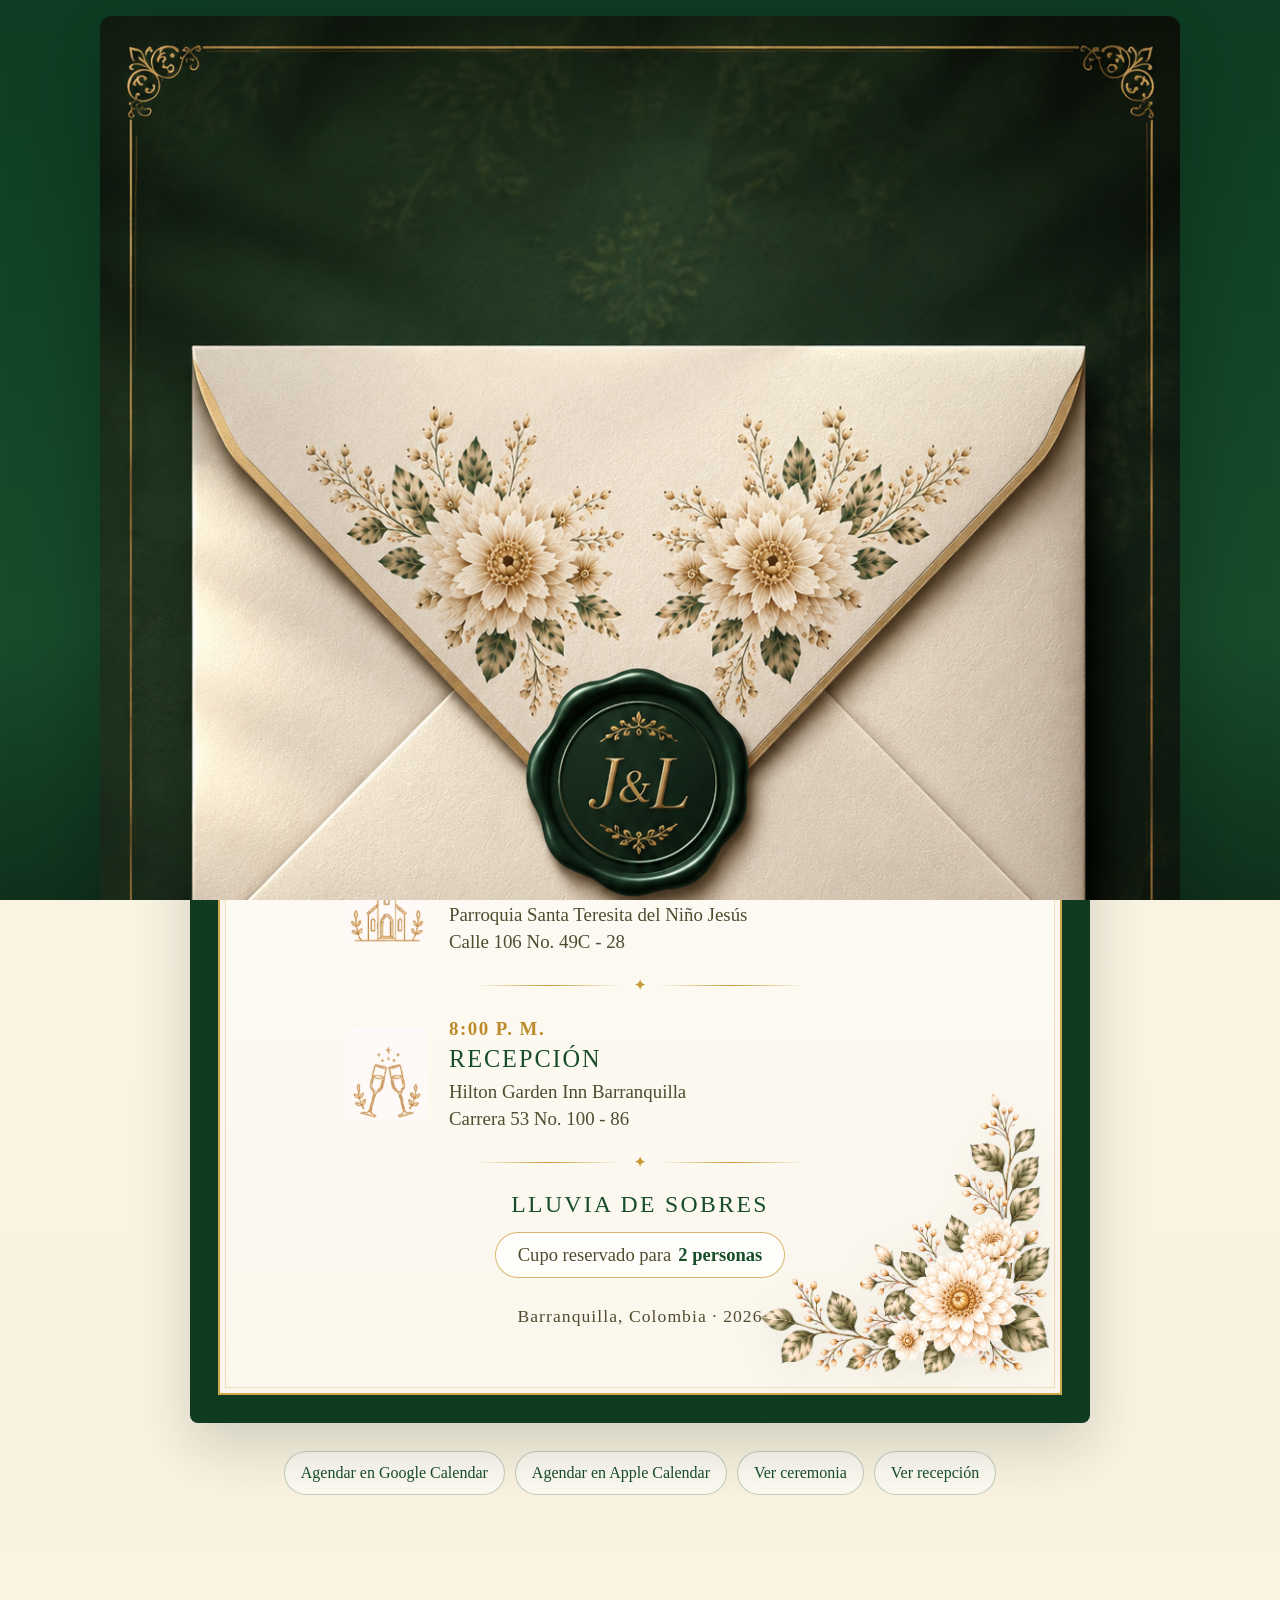
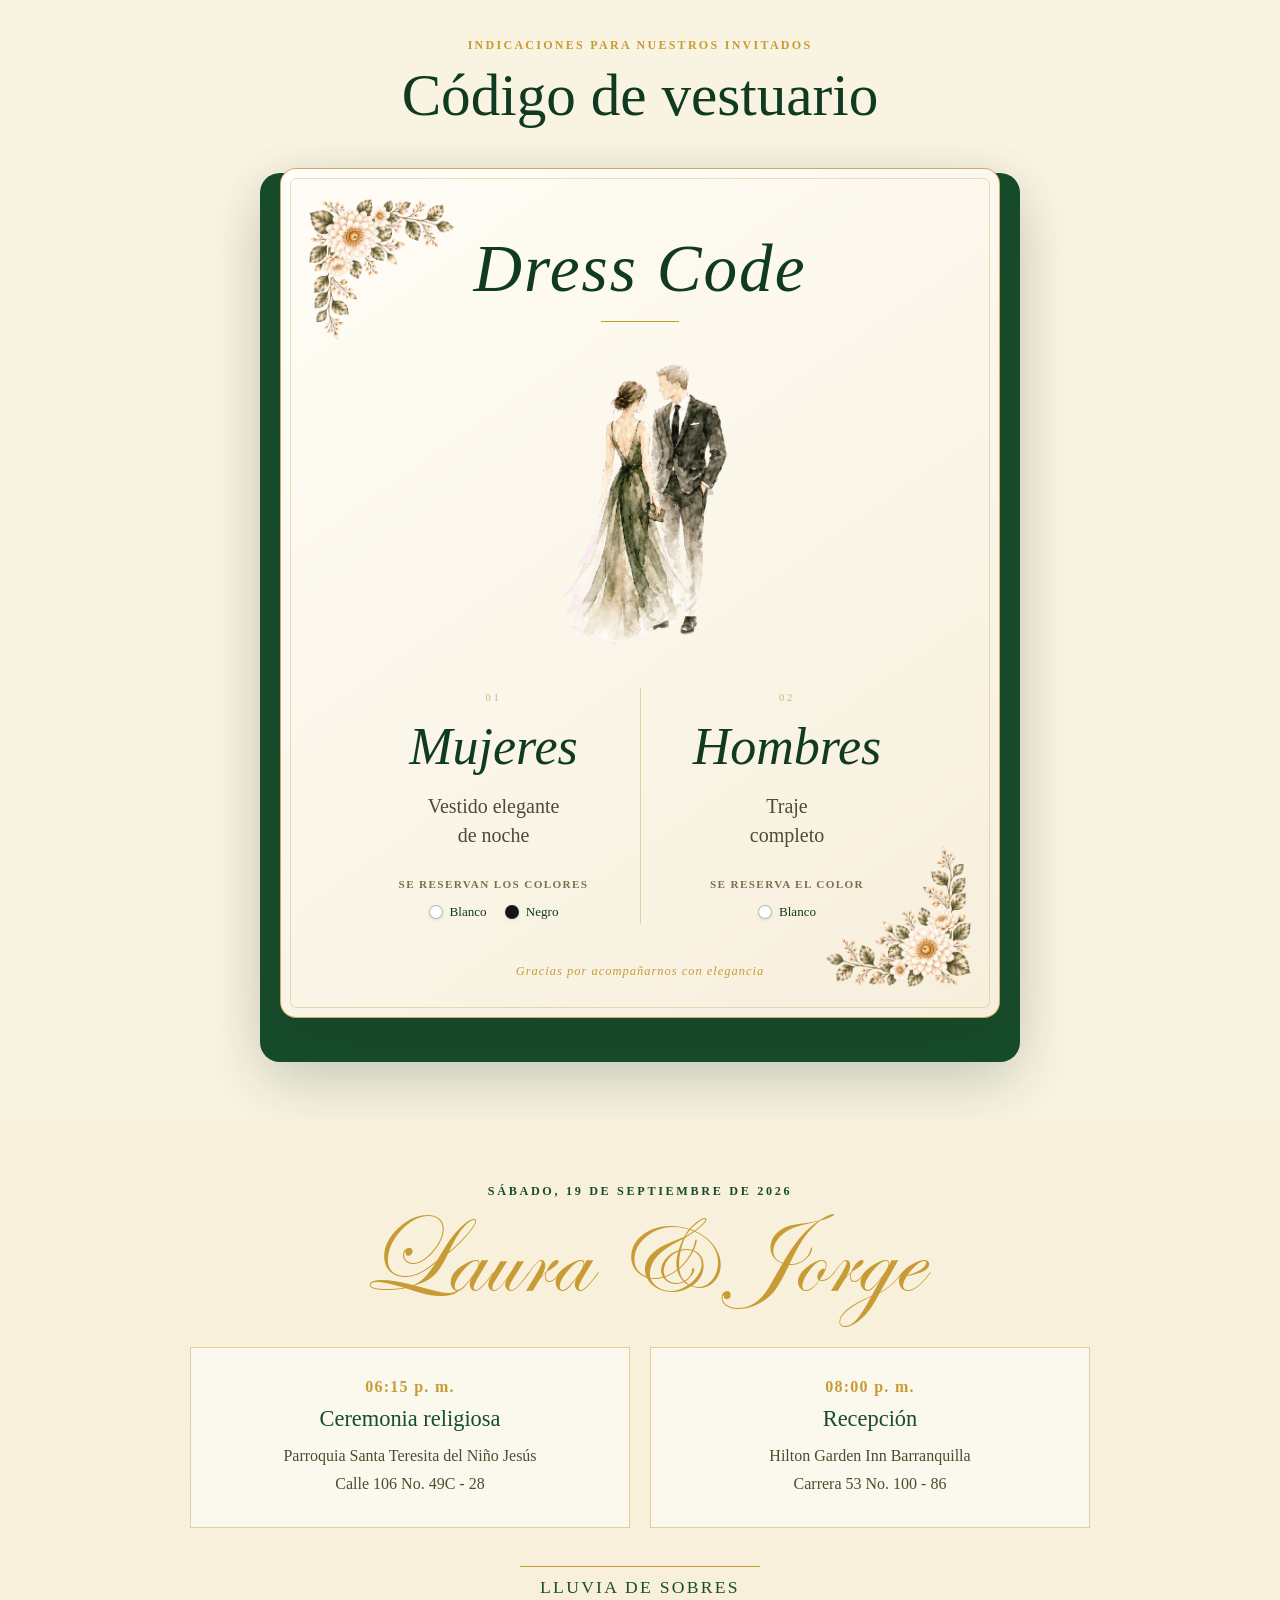
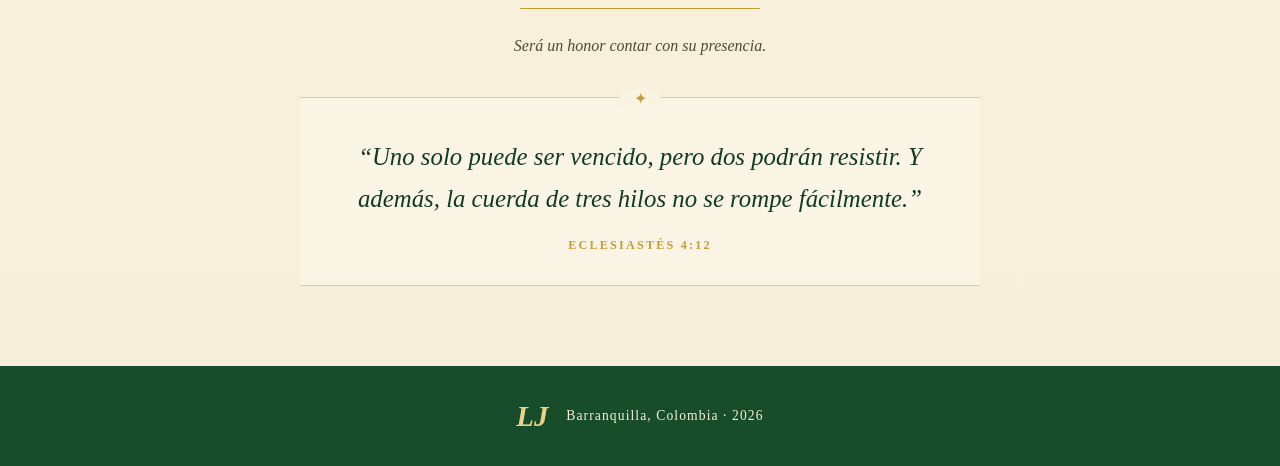
<file: index.html>
<!doctype html>
<html lang="es">
<head>
  <meta charset="utf-8">
  <meta name="viewport" content="width=device-width, initial-scale=1, viewport-fit=cover">
  <meta name="theme-color" content="#174d2b">
  <meta name="description" content="Invitación de boda de Laura y Jorge.">
  <meta property="og:title" content="Laura & Jorge — Invitación de boda">
  <meta property="og:description" content="Invitación personalizada">
  <meta property="og:type" content="website">
  <meta property="og:image" content="assets/invitacion-base.png">
  <link rel="icon" href="favicon.svg" type="image/svg+xml">
  <link rel="preload" href="assets/sobre-portada.png" as="image" fetchpriority="high">
  <link rel="stylesheet" href="styles.css?v=48">
  <title>Laura & Jorge — Invitación</title>
</head>
<body>
  <div class="intro-layer" id="introLayer">
    <section class="intro-screen envelope-screen active" id="envelopeScreen" aria-label="Sobre de invitación">
      <div class="screen-wrap">
        <div class="envelope-stage">
          <div class="envelope-card" id="openingCard" role="button" tabindex="0" aria-label="Abrir sobre">
            <img class="envelope-image" src="assets/sobre-portada.png" alt="Sobre elegante de invitación">
            <p class="envelope-guest" id="envelopeGuestName">Francesco Monachello y Sra.</p>
            <button id="openEnvelope" class="seal-button" type="button" aria-label="Abrir sobre"></button>
          </div>
        </div>
      </div>
    </section>

    <section class="intro-screen cover-screen" id="coverScreen" aria-label="Portada de la invitación">
      <div class="screen-wrap">
        <div class="cover-shell">
          <div class="cover-toolbar">
            <button id="backToEnvelope" class="ghost-action" type="button">← Volver al sobre</button>
          </div>
          <div class="cover-card">
            <div class="cover-paper"></div>
            <div class="cover-inner-line"></div>
            <img class="cover-monogram" src="assets/monograma-clean.png" alt="Monograma Laura y Jorge">
            <img class="cover-flower cover-flower-left" src="assets/floral-corner-transparent.png" alt="">
            <img class="cover-flower cover-flower-right" src="assets/floral-corner-transparent.png" alt="">
            <div class="cover-copy">
              <p class="cover-kicker">INVITACIÓN ESPECIAL PARA</p>
              <h1 class="cover-title">
                <span id="coverGuestName">Francesco Monachello</span>
                <em id="coverGuestTreatment">y Sra.</em>
              </h1>
              <div class="cover-divider" aria-hidden="true"><span></span><b>✦</b><span></span></div>
              <p class="cover-message">Laura y Jorge tienen el honor de invitarlos a la celebración de su matrimonio.</p>
              <p class="cover-seats">Invitación reservada para <strong><span id="coverSeats">2</span> <span id="coverSeatsWord">personas</span></strong></p>
              <div class="cover-actions">
                <button id="openInvitation" class="cover-action" type="button">Abrir invitación</button>
              </div>
            </div>
          </div>
        </div>
      </div>
    </section>
  </div>

  <header class="site-header">
    <button id="headerBackButton" class="header-link" type="button" aria-label="Volver a la portada">← Portada</button>
    <button id="brandButton" class="brand-button" type="button" aria-label="Volver a la portada">LJ</button>
    <button id="shareButton" type="button" class="share-button" aria-label="Compartir invitación">Compartir</button>
  </header>

  <main>
    <section class="hero" id="invitacion">
      <div class="main-card invitation-card" aria-label="Invitación de boda de Laura y Jorge">
        <img class="invitation-floral invitation-floral-top" src="assets/floral-corner-transparent.png" alt="">
        <img class="invitation-floral invitation-floral-bottom" src="assets/floral-corner-transparent.png" alt="">
        <div class="invitation-frame">
          <img class="invitation-monogram" src="assets/monograma-clean.png" alt="Monograma floral de Laura y Jorge">

          <div class="parents-grid" aria-label="Padres de los novios">
            <p>Lourdes Pugliese Andrade<br>José Terán Durán</p>
            <p>Jenny Rocha Osorio<br>Jorge Celedón Espitia</p>
          </div>

          <div class="invitation-ornament" aria-hidden="true"><span></span><b>✦</b><span></span></div>
          <p class="invitation-honor">Tienen el honor de invitarlos a<br>la celebración del matrimonio de sus hijos</p>

          <h2 class="couple-name">Laura <em>&amp;</em> Jorge</h2>
          <p class="wedding-date">Sábado, 19 de septiembre de 2026</p>
          <div class="invitation-ornament compact" aria-hidden="true"><span></span><b>✦</b><span></span></div>

          <div class="event-block event-with-icon">
            <span class="event-icon church-icon" aria-hidden="true"></span>
            <div class="event-copy">
              <p class="event-time">6:15 p. m.</p>
              <h3>Ceremonia religiosa</h3>
              <p>Parroquia Santa Teresita del Niño Jesús</p>
              <p>Calle 106 No. 49C - 28</p>
            </div>
          </div>

          <div class="invitation-ornament compact" aria-hidden="true"><span></span><b>✦</b><span></span></div>

          <div class="event-block event-with-icon">
            <span class="event-icon glasses-icon" aria-hidden="true"></span>
            <div class="event-copy">
              <p class="event-time">8:00 p. m.</p>
              <h3>Recepción</h3>
              <p>Hilton Garden Inn Barranquilla</p>
              <p>Carrera 53 No. 100 - 86</p>
            </div>
          </div>

          <div class="invitation-ornament compact" aria-hidden="true"><span></span><b>✦</b><span></span></div>
          <p class="rain-note">Lluvia de sobres</p>
          <p class="invitation-seats">Cupo reservado para <strong><span id="cardSeatsText">2</span> <span id="cardSeatsWord">personas</span></strong></p>
          <p class="invitation-place">Barranquilla, Colombia · 2026</p>
        </div>
      </div>

      <div class="quick-actions" aria-label="Acciones de la invitación">
        <a class="calendar-action" href="https://calendar.google.com/calendar/render?action=TEMPLATE&amp;text=Matrimonio+de+Laura+y+Jorge&amp;dates=20260919T231500Z%2F20260920T080000Z&amp;ctz=America%2FBogota&amp;details=Ceremonia+religiosa%3A+6%3A15+p.+m.+en+la+Parroquia+Santa+Teresita+del+Ni%C3%B1o+Jes%C3%BAs%2C+Calle+106+No.+49C+-+28.%0A%0ARecepci%C3%B3n%3A+8%3A00+p.+m.+en+Hilton+Garden+Inn+Barranquilla%2C+Carrera+53+No.+100+-+86.%0A%0ASer%C3%A1+un+honor+contar+con+su+presencia.&amp;location=Parroquia+Santa+Teresita+del+Ni%C3%B1o+Jes%C3%BAs%2C+Calle+106+No.+49C+-+28%2C+Barranquilla%2C+Colombia" target="_blank" rel="noopener noreferrer">Agendar en Google Calendar</a>
        <a class="calendar-action" href="laura-y-jorge.ics" type="text/calendar">Agendar en Apple Calendar</a>
        <a href="https://www.google.com/maps/search/?api=1&query=Parroquia+Santa+Teresita+del+Ni%C3%B1o+Jes%C3%BAs+Calle+106+49C-28+Barranquilla" target="_blank" rel="noopener">Ver ceremonia</a>
        <a href="https://www.google.com/maps/search/?api=1&query=Hilton+Garden+Inn+Barranquilla+Carrera+53+100-86" target="_blank" rel="noopener">Ver recepción</a>
      </div>
    </section>

    <section class="dress-section">
      <div class="section-heading">
        <span>INDICACIONES PARA NUESTROS INVITADOS</span>
        <h2>Código de vestuario</h2>
      </div>
      <div class="dress-card">
        <img class="dress-floral dress-floral-top" src="assets/floral-corner-transparent.png" alt="">
        <img class="dress-floral dress-floral-bottom" src="assets/floral-corner-transparent.png" alt="">
        <p class="dress-kicker">Dress Code</p>
        <div class="dress-couple-art" role="img" aria-label="Ilustración de una pareja con vestuario elegante"></div>
        <div class="dress-options">
          <article class="dress-option">
            <span class="dress-number">01</span>
            <h3>Mujeres</h3>
            <p class="dress-style">Vestido elegante<br>de noche</p>
            <p class="reserved-label">Se reservan los colores</p>
            <div class="color-list" aria-label="Blanco y negro">
              <span><i class="color-swatch swatch-white"></i>Blanco</span>
              <span><i class="color-swatch swatch-black"></i>Negro</span>
            </div>
          </article>
          <article class="dress-option">
            <span class="dress-number">02</span>
            <h3>Hombres</h3>
            <p class="dress-style">Traje<br>completo</p>
            <p class="reserved-label">Se reserva el color</p>
            <div class="color-list" aria-label="Blanco">
              <span><i class="color-swatch swatch-white"></i>Blanco</span>
            </div>
          </article>
        </div>
        <p class="dress-note">Gracias por acompañarnos con elegancia</p>
      </div>
    </section>

    <section class="event-summary">
      <p class="small-label">SÁBADO, 19 DE SEPTIEMBRE DE 2026</p>
      <h2>Laura <em>&amp;</em> Jorge</h2>
      <div class="summary-grid">
        <article>
          <span>06:15 p. m.</span>
          <h3>Ceremonia religiosa</h3>
          <p>Parroquia Santa Teresita del Niño Jesús<br>Calle 106 No. 49C - 28</p>
        </article>
        <article>
          <span>08:00 p. m.</span>
          <h3>Recepción</h3>
          <p>Hilton Garden Inn Barranquilla<br>Carrera 53 No. 100 - 86</p>
        </article>
      </div>
      <p class="gift-note">Lluvia de sobres</p>
      <p class="closing">Será un honor contar con su presencia.</p>
      <blockquote class="bible-verse">
        <span class="verse-ornament" aria-hidden="true">✦</span>
        <p>“Uno solo puede ser vencido, pero dos podrán resistir. Y además, la cuerda de tres hilos no se rompe fácilmente.”</p>
        <cite>Eclesiastés 4:12</cite>
      </blockquote>
    </section>
  </main>

  <footer>
    <strong>LJ</strong>
    <span>Barranquilla, Colombia · 2026</span>
  </footer>

  <div class="toast" id="toast" role="status" aria-live="polite"></div>
  <script src="invitados.js"></script>
  <script src="script.js?v=4"></script>
</body>
</html>
</file>
<file: styles.css>
@font-face{
  font-family:"Edwardian Wedding";
  src:url("assets/edwardian-script-itc.ttf?v=1") format("truetype");
  font-display:swap;
}
:root {
  --green: #174d2b;
  --green-dark: #103b21;
  --paper: #fdf9f0;
  --cream: #f7efd9;
  --gold: #c89b35;
  --gold-light: #ead289;
  --ink: #4f4b2e;
  --shadow: 0 24px 58px rgba(24, 37, 26, .18);
  --header-h: 64px;
}
*{box-sizing:border-box}
html{scroll-behavior:smooth;background:var(--cream)}
body{margin:0;font-family:Georgia,"Times New Roman",serif;color:var(--ink);background:radial-gradient(circle at 20% 5%, rgba(255,255,255,.92), transparent 28rem), linear-gradient(180deg,#fbf5e5,var(--cream));}
body.locked{overflow:hidden}
img{display:block;max-width:100%}
button,a{-webkit-tap-highlight-color:transparent}
button{font:inherit}

.intro-layer{position:fixed;inset:0;z-index:100;overflow:auto;background:linear-gradient(180deg,#0d3d22,#174d2b 70%,#10311c);transition:opacity .55s ease,visibility .55s ease}
.intro-layer.is-hidden{opacity:0;visibility:hidden;pointer-events:none}
.intro-screen{min-height:100svh;display:none;padding:16px}
.intro-screen.active{display:block}
.screen-wrap{min-height:calc(100svh - 32px);display:flex;align-items:center;justify-content:center}
.envelope-stage{width:min(1080px,95vw);margin:auto}
.envelope-card{position:relative;width:100%;cursor:pointer;outline:none}
.envelope-card:focus-visible{box-shadow:0 0 0 4px rgba(232,199,117,.72);border-radius:18px}
.envelope-image{width:100%;height:auto;border-radius:12px;box-shadow:0 26px 90px rgba(0,0,0,.28);opacity:0;transition:opacity .25s ease}
.seal-button{position:absolute;left:50%;top:56.7%;transform:translate(-50%,-50%);width:14.6%;aspect-ratio:1/1;border:0;border-radius:50%;background:transparent;cursor:pointer;touch-action:manipulation;opacity:0;pointer-events:none}
.envelope-guest{position:absolute;left:50%;top:73.1%;transform:translateX(-50%);width:min(74%,760px);margin:0;padding:.32em .75em;border:1px solid rgba(184,139,44,.45);border-radius:999px;text-align:center;color:var(--green-dark);background:rgba(255,250,237,.9);box-shadow:0 5px 18px rgba(30,55,34,.1);font-size:clamp(1rem,2.4vw,1.9rem);font-weight:600;line-height:1.18;text-wrap:balance;text-shadow:0 1px 0 #fff;backdrop-filter:blur(3px);opacity:0}
.envelope-card.is-ready .envelope-image,.envelope-card.is-ready .envelope-guest,.envelope-card.is-ready .seal-button{opacity:1}.envelope-card.is-ready .seal-button{pointer-events:auto}

.cover-shell{width:min(1180px,96vw);margin:auto}
.cover-toolbar{display:flex;justify-content:flex-start;margin:0 auto 14px;width:min(980px,100%)}
.ghost-action{padding:10px 14px;border:1px solid rgba(232,199,117,.46);border-radius:999px;background:rgba(255,255,255,.08);color:#fff;text-decoration:none;cursor:pointer}
.cover-card{position:relative;min-height:720px;overflow:hidden;border-radius:26px;background:
  radial-gradient(circle at 12% 18%,rgba(234,210,137,.10) 0 1px,transparent 1.5px) 0 0/30px 30px,
  radial-gradient(circle at 84% 72%,rgba(234,210,137,.07) 0 1px,transparent 1.5px) 8px 10px/36px 36px,
  linear-gradient(145deg,#155b36,#0d4528 58%,#0a351f);box-shadow:0 26px 90px rgba(0,0,0,.32)}
.cover-card::before{content:"";position:absolute;inset:0;pointer-events:none;opacity:.25;background:
  radial-gradient(ellipse at 15% 12%,transparent 0 27%,rgba(234,210,137,.14) 27.3% 27.6%,transparent 28%),
  radial-gradient(ellipse at 86% 90%,transparent 0 25%,rgba(234,210,137,.12) 25.3% 25.6%,transparent 26%)}
.cover-paper{position:absolute;inset:38px;border-radius:22px;background:
  radial-gradient(circle at 50% 20%,rgba(255,255,255,.92),transparent 34rem),
  linear-gradient(180deg,#fffefb,#faf6ed);box-shadow:inset 0 0 0 1px rgba(201,155,53,.64),0 20px 40px rgba(0,0,0,.14)}
.cover-inner-line{position:absolute;inset:66px;border:1px solid rgba(201,155,53,.78);border-radius:15px;box-shadow:inset 0 0 0 3px rgba(255,255,255,.72)}
.cover-monogram{position:absolute;z-index:4;top:82px;left:50%;transform:translateX(-50%);width:82px;filter:drop-shadow(0 8px 14px rgba(36,42,24,.12))}
.cover-flower{position:absolute;z-index:2;pointer-events:none;user-select:none;filter:drop-shadow(0 8px 14px rgba(75,60,25,.08))}
.cover-flower-left{left:78px;top:88px;width:min(245px,21vw);transform:rotate(180deg)}
.cover-flower-right{right:76px;bottom:72px;width:min(245px,21vw)}
.cover-copy{position:relative;z-index:3;width:min(650px,64%);min-height:720px;margin:0 auto;padding:190px 18px 48px;display:flex;flex-direction:column;align-items:center;justify-content:flex-start;text-align:center}
.cover-kicker{margin:0 0 14px;color:var(--green);font-size:.84rem;font-weight:700;letter-spacing:.24em}
.cover-title{margin:0;color:#bd8b28;font-size:clamp(3.2rem,7vw,6.2rem);font-weight:400;line-height:.88;text-wrap:balance}
.cover-title span,.cover-title em{display:block}
.cover-title em{margin-top:10px;font-size:.62em;font-style:italic}
.cover-divider{display:flex;align-items:center;gap:12px;margin:18px 0;color:var(--gold)}
.cover-divider span{width:120px;height:1px;background:linear-gradient(90deg,transparent,var(--gold),transparent)}
.cover-message{max-width:560px;margin:0;font-size:clamp(1rem,1.4vw,1.14rem);line-height:1.52}
.cover-seats{margin:20px 0 0;padding:12px 24px;border:1px solid rgba(200,155,53,.78);border-radius:12px;background:rgba(255,255,255,.84);color:var(--green);box-shadow:inset 0 0 0 3px rgba(200,155,53,.08)}
.cover-seats strong{color:var(--green-dark)}
.cover-actions{display:flex;gap:12px;justify-content:center;flex-wrap:wrap;margin-top:24px}
.cover-action{min-width:300px;padding:16px 30px;border:2px solid var(--gold);border-radius:999px;background:linear-gradient(180deg,#176139,#0d4528);color:#fff;cursor:pointer;box-shadow:0 16px 30px rgba(15,69,39,.22)}

.site-header{position:sticky;top:0;z-index:20;display:flex;align-items:center;justify-content:space-between;height:var(--header-h);padding:0 clamp(14px,3.6vw,44px);border-bottom:1px solid rgba(200,155,53,.25);background:rgba(247,239,217,.92);backdrop-filter:blur(14px)}
.header-link,.share-button{padding:9px 14px;border:1px solid rgba(23,77,43,.28);border-radius:999px;background:rgba(255,255,255,.54);color:var(--green);cursor:pointer}
.brand-button{border:0;background:transparent;color:var(--gold);font-size:2rem;font-style:italic;letter-spacing:.06em;cursor:pointer}
main{display:block}
.hero{width:min(1120px,100%);margin:0 auto;padding:clamp(28px,5vw,68px) 18px 50px;scroll-margin-top:var(--header-h)}
.guest-strip{width:min(780px,100%);margin:0 auto 26px;text-align:center}
.guest-strip span,.guest-strip small{display:block;color:var(--green);font-size:.76rem;letter-spacing:.16em;text-transform:uppercase}
.guest-strip strong{display:block;margin:8px 0;color:var(--green-dark);font-size:clamp(1.7rem,4.5vw,3.3rem);font-weight:400;text-wrap:balance}
.main-card{display:block;width:min(900px,100%);margin:0 auto;border-radius:8px}
.invitation-image-wrap{position:relative;padding:0 !important;background:transparent !important}
.invitation-svg{display:block;width:100%;height:auto;border-radius:2px;box-shadow:var(--shadow)}
.invitation-card{position:relative;overflow:hidden;padding:28px;background:var(--green-dark);box-shadow:var(--shadow)}
.invitation-frame{position:relative;z-index:2;min-height:1060px;padding:250px 74px 66px;border:2px solid rgba(200,155,53,.88);background:
  radial-gradient(circle at 50% 12%,rgba(255,255,255,.96),transparent 28rem),
  linear-gradient(180deg,#fffefb,#fbf7ed);text-align:center;box-shadow:inset 0 0 0 5px rgba(255,255,255,.74),inset 0 0 0 6px rgba(200,155,53,.28)}
.invitation-floral{position:absolute;z-index:3;width:min(300px,34%);pointer-events:none;filter:drop-shadow(0 8px 18px rgba(67,54,20,.08))}
.invitation-floral-top{left:38px;top:44px;transform:rotate(180deg)}
.invitation-floral-bottom{right:36px;bottom:40px}
.invitation-monogram{position:absolute;top:48px;right:72px;width:180px;height:auto;filter:drop-shadow(0 7px 15px rgba(151,104,19,.08))}
.parents-grid{display:grid;grid-template-columns:repeat(2,minmax(0,1fr));gap:42px;margin:0 auto 24px;color:#575532;font-size:clamp(.92rem,1.8vw,1.2rem);font-variant:small-caps;letter-spacing:.035em;line-height:1.7}
.parents-grid p{margin:0}
.invitation-ornament{display:flex;align-items:center;justify-content:center;gap:12px;margin:22px auto;color:var(--gold);width:min(420px,80%)}
.invitation-ornament span{height:1px;flex:1;background:linear-gradient(90deg,transparent,var(--gold),transparent)}
.invitation-ornament b{font-size:.85rem}
.invitation-ornament.compact{margin:20px auto;width:min(330px,68%)}
.invitation-honor{margin:0;color:#4f4b2e;font-size:clamp(1rem,2.1vw,1.34rem);line-height:1.48}
.couple-name{margin:32px 0 24px;color:#c9972e;font-family:"Edwardian Wedding","Edwardian Script ITC",cursive;font-size:clamp(5.2rem,10vw,7.5rem);font-weight:400;font-style:normal;line-height:.82;letter-spacing:0;white-space:nowrap}
.couple-name em{display:inline;font-family:inherit;font-size:1em;font-weight:inherit;font-style:inherit;vertical-align:baseline}
.wedding-date{margin:0;color:#4f4b2e;font-size:clamp(1rem,2.2vw,1.35rem);font-weight:700;letter-spacing:.055em;text-transform:uppercase}
.event-block{margin:0 auto;color:#4f4b2e}
.event-with-icon{display:grid;grid-template-columns:82px minmax(0,1fr);align-items:center;gap:22px;width:min(590px,92%);text-align:left}
.event-copy{min-width:0}
.event-icon{display:block;width:82px;height:94px;overflow:hidden;background-image:url("assets/invitacion-base.png");background-repeat:no-repeat;background-size:800px auto}
.church-icon{background-position:-164px -578px}
.glasses-icon{background-position:-162px -694px}
.event-block h3{margin:4px 0 6px;color:var(--green);font-size:clamp(1.18rem,2.4vw,1.52rem);font-weight:400;letter-spacing:.08em;text-transform:uppercase}
.event-block p{margin:2px 0;font-size:clamp(.98rem,1.9vw,1.18rem);line-height:1.35}
.event-block .event-time{margin-bottom:4px;color:#bc8a29;font-weight:700;letter-spacing:.08em;text-transform:uppercase}
.rain-note{margin:8px 0 14px;color:var(--green);font-size:clamp(1.12rem,2.3vw,1.48rem);letter-spacing:.1em;text-transform:uppercase}
.invitation-seats{display:inline-flex;align-items:baseline;gap:.38em;margin:0;padding:11px 22px;border:1px solid rgba(200,155,53,.72);border-radius:999px;background:rgba(255,255,255,.76);color:#4f4b2e;font-size:clamp(.96rem,1.9vw,1.16rem)}
.invitation-seats strong{color:var(--green);white-space:nowrap}
.invitation-place{margin:28px 0 0;color:#4f4b2e;font-size:clamp(.94rem,1.8vw,1.1rem);letter-spacing:.06em}
.quick-actions{display:flex;flex-wrap:wrap;justify-content:center;gap:10px;margin:28px auto 0}
.quick-actions a{padding:12px 16px;border:1px solid rgba(23,77,43,.25);border-radius:999px;background:rgba(255,255,255,.56);color:var(--green);text-decoration:none}
.dress-section{position:relative;overflow:hidden;padding:clamp(68px,7vw,94px) clamp(28px,6vw,72px) clamp(72px,8vw,104px);background:#f9f3e2}
.dress-section::before{content:"";position:absolute;z-index:0;left:50%;top:228px;bottom:58px;width:min(760px,78vw);transform:translateX(-50%);border-radius:20px;background:var(--green);box-shadow:0 24px 60px rgba(16,59,33,.16)}
.section-heading{position:relative;z-index:2;max-width:760px;margin:0 auto 38px;text-align:center}
.section-heading span{color:var(--gold);font-size:.75rem;font-weight:700;letter-spacing:.19em}
.section-heading h2{margin:8px 0 0;color:var(--green-dark);font-size:clamp(2rem,5vw,3.7rem);font-weight:400}
.dress-card{position:relative;z-index:2;width:min(720px,100%);margin:0 auto;padding:clamp(48px,6vw,66px) clamp(34px,6vw,66px) 38px;overflow:hidden;border:1px solid rgba(184,139,44,.68);outline:1px solid rgba(184,139,44,.28);outline-offset:-11px;border-radius:16px;background:linear-gradient(145deg,#fffdf7 0%,#f7efdc 100%);box-shadow:var(--shadow);text-align:center}
.dress-kicker{position:relative;z-index:3;margin:0;color:var(--green-dark);font-size:clamp(2.7rem,6vw,4.2rem);font-weight:400;font-style:italic;letter-spacing:.03em;line-height:1}
.dress-kicker::after{content:"";display:block;width:78px;height:1px;margin:19px auto 22px;background:var(--gold)}
.dress-couple-art{position:relative;z-index:2;width:250px;height:320px;margin:0 auto 24px;background-image:url("assets/dress-couple-transparent.png");background-repeat:no-repeat;background-size:contain;background-position:center}
.dress-options{position:relative;z-index:2;display:grid;grid-template-columns:1fr 1fr}
.dress-option{min-width:0;padding:4px clamp(22px,4vw,42px)}
.dress-option + .dress-option{border-left:1px solid rgba(184,139,44,.35)}
.dress-number{display:block;margin-bottom:14px;color:rgba(184,139,44,.62);font-size:.66rem;letter-spacing:.25em}
.dress-option h3{margin:0;color:var(--green-dark);font-size:clamp(2.15rem,4.6vw,3.25rem);font-weight:400;font-style:italic}
.dress-style{min-height:64px;margin:16px 0 22px;color:#4d4a37;font-size:clamp(1.05rem,2.2vw,1.25rem);line-height:1.45}
.reserved-label{margin:0 0 14px;color:#7b704f;font-size:.7rem;font-weight:700;letter-spacing:.12em;text-transform:uppercase}
.color-list{display:flex;flex-wrap:wrap;justify-content:center;gap:10px 18px;color:var(--green-dark);font-size:.82rem}
.color-list span{display:inline-flex;align-items:center;gap:7px}
.color-swatch{width:14px;height:14px;border:1px solid rgba(29,73,45,.34);border-radius:50%;box-shadow:0 1px 3px rgba(0,0,0,.1)}
.swatch-white{background:#fff}.swatch-black{background:#151515}
.dress-note{position:relative;z-index:2;margin:40px 0 0;color:var(--gold);font-size:.78rem;font-style:italic;letter-spacing:.08em}
.dress-floral{position:absolute;z-index:1;width:clamp(118px,17vw,150px);opacity:1;pointer-events:none}
.dress-floral-top{top:26px;left:26px;transform:rotate(180deg)}
.dress-floral-bottom{right:26px;bottom:26px}
.event-summary{padding:64px 18px 80px;text-align:center}
.small-label{margin:0 0 14px;color:var(--green);font-size:.76rem;font-weight:700;letter-spacing:.22em}
.event-summary h2{margin:0 0 38px;color:var(--gold);font-family:"Edwardian Wedding","Edwardian Script ITC",cursive;font-size:clamp(4.8rem,9vw,7rem);font-weight:400;font-style:normal;line-height:.86}
.event-summary h2 em{display:inline;font-family:inherit;font-size:1em;font-weight:inherit;font-style:inherit;vertical-align:baseline}
.summary-grid{display:grid;grid-template-columns:repeat(2,minmax(0,1fr));gap:20px;width:min(900px,100%);margin:0 auto}
.summary-grid article{padding:30px;border:1px solid rgba(200,155,53,.45);background:rgba(255,255,255,.54)}
.summary-grid span{color:var(--gold);font-weight:700;letter-spacing:.08em}.summary-grid h3{margin:10px 0;color:var(--green);font-size:1.4rem;font-weight:400}.summary-grid p{margin:0;line-height:1.7}
.gift-note{display:inline-block;margin:38px 0 0;padding:10px 20px;border-top:1px solid var(--gold);border-bottom:1px solid var(--gold);color:var(--green);font-size:1.1rem;text-transform:uppercase;letter-spacing:.13em}
.closing{margin:28px 0 0;font-style:italic}
.bible-verse{position:relative;width:min(680px,100%);margin:42px auto 0;padding:38px clamp(24px,5vw,54px) 32px;border-top:1px solid rgba(184,139,44,.42);border-bottom:1px solid rgba(184,139,44,.42);color:var(--green-dark);background:rgba(255,255,255,.3)}
.verse-ornament{position:absolute;top:0;left:50%;padding:0 14px;transform:translate(-50%,-50%);color:var(--gold);background:#f9f3e2}
.bible-verse p{margin:0;font-size:clamp(1.15rem,2.7vw,1.55rem);font-style:italic;line-height:1.7}
.bible-verse cite{display:block;margin-top:18px;color:var(--gold);font-size:.76rem;font-style:normal;font-weight:700;letter-spacing:.18em;text-transform:uppercase}
footer{display:flex;align-items:center;justify-content:center;gap:18px;min-height:100px;padding:24px;color:var(--cream);background:var(--green)}
footer strong{color:var(--gold-light);font-size:1.8rem;font-style:italic}footer span{font-size:.85rem;letter-spacing:.08em}
.toast{position:fixed;left:50%;bottom:24px;z-index:140;transform:translate(-50%,18px);padding:11px 16px;border-radius:999px;color:#fff;background:var(--green-dark);opacity:0;pointer-events:none;transition:opacity .25s ease,transform .25s ease}.toast.show{opacity:1;transform:translate(-50%,0)}

@media (max-width: 900px){
  .cover-paper{inset:28px}.cover-inner-line{inset:50px}.cover-monogram{top:64px;width:72px}.cover-flower-left{left:58px;top:82px;width:min(160px,19vw)}.cover-flower-right{right:56px;bottom:56px;width:min(170px,20vw)}.cover-copy{width:min(620px,70%);padding-top:164px}.cover-title{font-size:clamp(3rem,7.6vw,5rem)}
}
@media (max-width: 700px){
  :root{--header-h:58px}
  .intro-screen{padding:10px}
  .screen-wrap{min-height:calc(100svh - 20px)}
  .envelope-screen{overflow:hidden;background:radial-gradient(circle at 50% 44%,rgba(40,105,61,.42),transparent 46%),linear-gradient(180deg,#0d3d22 0%,#174d2b 48%,#0d351e 100%)}.envelope-stage{width:min(1080px,99vw);flex:0 1 auto}
  .seal-button{width:16.5%;top:56.6%}
  .envelope-guest{top:73.4%;width:66%;padding:.42em .8em;font-size:clamp(.9rem,4vw,1.2rem)}
  .cover-shell{width:100%}.cover-toolbar{margin-bottom:10px}.ghost-action{font-size:.92rem;padding:9px 12px}
  .cover-card{min-height:610px}.cover-paper{inset:14px;border-radius:18px}.cover-inner-line{inset:28px;border-radius:12px}.cover-monogram{top:40px;width:62px}
  .cover-flower-left{left:44px;top:72px;width:min(88px,22vw)}.cover-flower-right{right:42px;bottom:44px;width:min(92px,22vw)}
  .cover-copy{width:84%;min-height:610px;padding:126px 8px 34px}.cover-kicker{font-size:.66rem;letter-spacing:.15em}.cover-title{font-size:clamp(2.35rem,10.5vw,3.7rem);line-height:.91}.cover-divider{margin:14px 0}.cover-divider span{width:52px}.cover-message{font-size:.92rem;line-height:1.42}.cover-seats{margin-top:14px;padding:10px 13px;font-size:.88rem}.cover-actions{margin-top:18px}.cover-action{min-width:230px;padding:14px 20px}
  .site-header{padding:0 10px}.header-link,.share-button{padding:8px 10px;font-size:.86rem}.brand-button{font-size:1.65rem}
  .invitation-card{padding:12px}.invitation-frame{min-height:0;padding:154px 24px 128px}.invitation-floral{width:37%}.invitation-floral-top{left:18px;top:22px}.invitation-floral-bottom{right:14px;bottom:20px;width:31%}.invitation-monogram{top:30px;right:26px;width:104px}.parents-grid{gap:16px;margin-bottom:16px;font-size:.76rem;line-height:1.5}.invitation-ornament{margin:16px auto}.invitation-honor{font-size:.92rem}.couple-name{width:calc(100% + 52px);margin:28px 0 24px;transform:translateX(-26px);font-size:clamp(3.45rem,16.5vw,4.4rem)}.wedding-date{font-size:.86rem;line-height:1.4}.invitation-ornament.compact{margin:16px auto}.event-with-icon{grid-template-columns:54px minmax(0,1fr);gap:12px;width:100%}.event-icon{width:54px;height:68px;background-size:580px auto}.church-icon{background-position:-119px -419px}.glasses-icon{background-position:-118px -503px}.event-block h3{font-size:1.02rem}.event-block p{font-size:.9rem}.rain-note{font-size:1rem}.invitation-seats{flex-wrap:wrap;justify-content:center;gap:.25em;margin:0 auto;padding:10px 15px;font-size:.9rem}.invitation-place{margin-top:24px;font-size:.84rem}
  .dress-section{padding:56px 16px 66px}.dress-section::before{top:176px;bottom:28px;width:calc(100% - 32px);transform:translateX(-50%);border-radius:18px}.section-heading{margin-bottom:28px}.section-heading h2{font-size:clamp(2rem,10vw,2.65rem)}.dress-card{width:100%;padding:112px 22px 112px}.dress-kicker{font-size:3rem}.dress-kicker::after{margin:15px auto 18px}.dress-couple-art{width:190px;height:245px;margin-bottom:20px}.dress-options{grid-template-columns:1fr}.dress-option{padding:6px 12px 30px}.dress-option + .dress-option{padding-top:30px;border-top:1px solid rgba(184,139,44,.35);border-left:0}.dress-style{min-height:0;margin:12px 0 18px}.dress-note{margin:20px 0 0;padding:0 54px}.dress-floral{z-index:1;width:96px}.dress-floral-top{top:14px;left:14px;transform:rotate(180deg)}.dress-floral-bottom{right:14px;bottom:14px;transform:none}
  .event-summary{padding:56px 16px 64px}.event-summary h2{font-size:clamp(3.25rem,15vw,4.2rem);white-space:nowrap}.summary-grid{grid-template-columns:1fr}.summary-grid article{padding:24px 18px}.bible-verse{margin-top:38px;padding:34px 18px 28px}.bible-verse p{font-size:1.08rem;line-height:1.65}.bible-verse cite{font-size:.7rem;letter-spacing:.14em}
  .quick-actions .calendar-action{flex:1 1 100%;max-width:300px;text-align:center}
  footer{flex-direction:column;gap:6px}
}
@media (max-width: 420px){
  .seal-button{width:18.2%}
  .envelope-guest{font-size:.88rem;top:73.5%;width:72%}
  .cover-card{min-height:590px}.cover-copy{min-height:590px;padding-top:122px}.cover-monogram{top:40px;width:58px}.cover-flower-left{width:82px;left:40px}.cover-flower-right{width:88px;right:38px;bottom:40px}
  .guest-strip strong{font-size:clamp(1.45rem,8.6vw,2.1rem)}
  .invitation-frame{padding:145px 18px 122px}.invitation-monogram{right:20px;width:92px}.parents-grid{gap:10px;font-size:.7rem}.couple-name{font-size:clamp(3rem,14vw,3.75rem)}.invitation-honor br{display:none}.event-with-icon{grid-template-columns:48px minmax(0,1fr);gap:10px}.event-icon{width:48px}
}
@media (prefers-reduced-motion: reduce){html{scroll-behavior:auto}*,*::before,*::after{transition-duration:.01ms!important;animation-duration:.01ms!important}}
</file>
